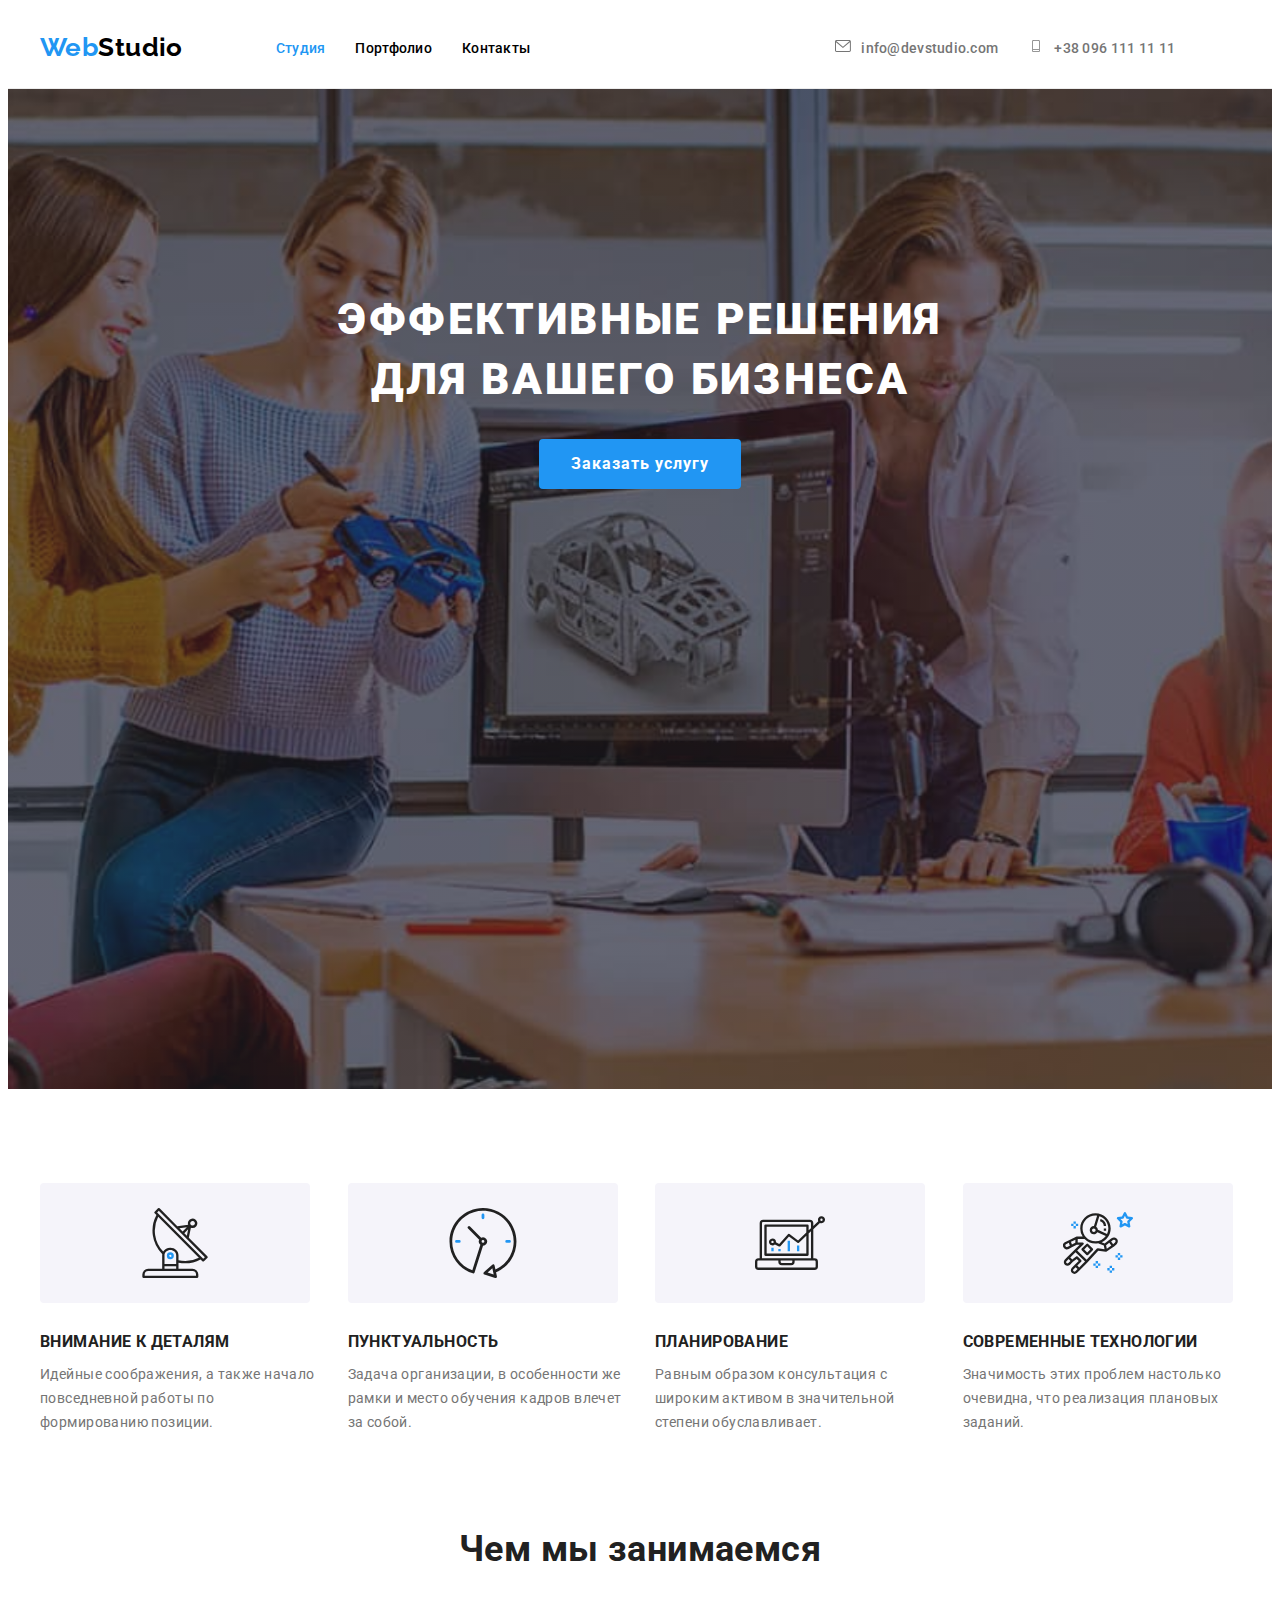
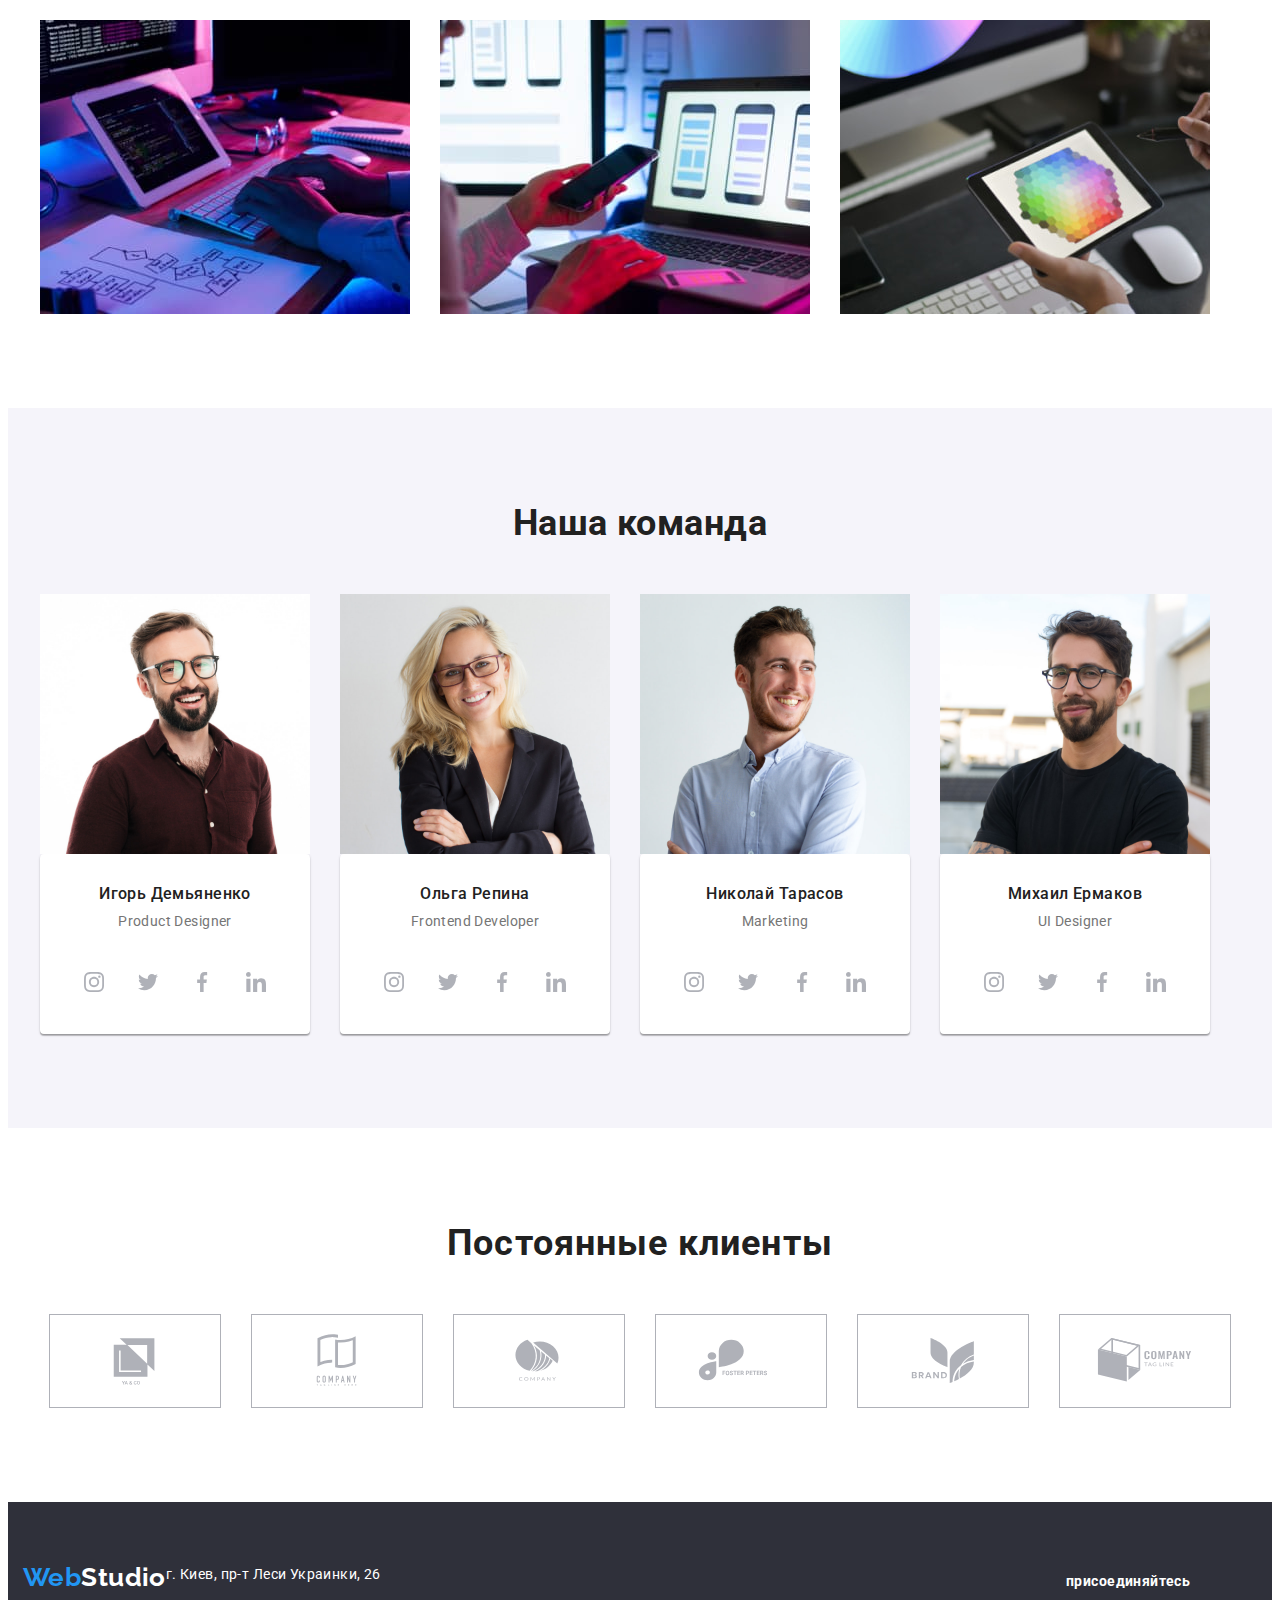
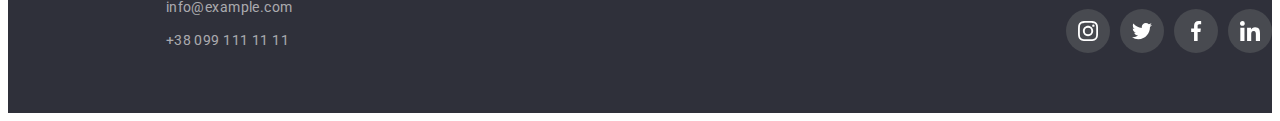
<file: index.html>
<!DOCTYPE html>
<html lang="ru">
  <head>
    <meta charset="UTF-8" />
    <meta http-equiv="X-UA-Compatible" content="IE=edge" />
    <meta name="viewport" content="width=device-width, initial-scale=1.0" />
    <title>webstudio</title>
    <link rel="preconnect" href="https://fonts.googleapis.com" />
    <link rel="preconnect" href="https://fonts.gstatic.com" crossorigin />
    <link
      href="https://fonts.googleapis.com/css2?family=Raleway:wght@700&family=Roboto:wght@400;500;700;900&display=swap"
      rel="stylesheet"
    />
    <link
      rel="stylesheet"
      href="https://cdnjs.cloudflare.com/ajax/libs/modern-normalize/1.1.0/modern-normalize.min.css"
      integrity="sha512-wpPYUAdjBVSE4KJnH1VR1HeZfpl1ub8YT/NKx4PuQ5NmX2tKuGu6U/JRp5y+Y8XG2tV+wKQpNHVUX03MfMFn9Q=="
      crossorigin="anonymous"
      referrerpolicy="no-referrer"
    />
    <link rel="stylesheet" href="./css/styles.css" />
  </head>
  <body>
    <!-- Header-section -->
    <header class="header">
      <div class="header-container container">
        <a href="./index.html" class="header-logo link"> Web<span>Studio</span> </a>
        <nav class="header-nav">
          <ul class="header-list list">
            <li class="header-item">
              <a href="./index.html" class="header-link header-link-current">Студия</a>
            </li>
            <li class="header-item">
              <a href="./portfolio.html" class="header-link">Портфолио</a>
            </li>
            <li class="header-item">
              <a href="" class="header-link">Контакты</a>
            </li>
          </ul>
        </nav>
        <ul class="contact-items list">
          <li>
            <a class="contact-item header-link link" href="mailto:info@devstudio.com">
              <svg class="contact-icon" width="16" height="12">
                <use href="./images/icons.svg#mail"></use>
              </svg>
              info@devstudio.com</a
            >
          </li>
          <li>
            <a class="contact-item header-link link" href="tel:+380961111111">
              <svg class="contact-icon" width="16" height="12">
                <use href="./images/icons.svg#tell"></use>
              </svg>
              +38 096 111 11 11</a
            >
          </li>
        </ul>
      </div>
    </header>
    <!-- Main section -->
    <main>
      <!-- Hero-section -->
      <section class="overlay section hero">
        <div class="container">
          <h1 class="hero-main uppertitle">Эффективные решения для вашего бизнеса</h1>
          <button class="hero-btn" type="button">Заказать услугу</button>
        </div>
      </section>
      <!-- About-section -->
      <section class="section about">
        <div class="about-container container">
          <h2 class="visually-hidden">Особенности</h2>
          <ul class="card-set about-items list">
            <li class="about-item">
              <div class="about-pictures">
                <svg width="70" height="70">
                  <use href="./images/icons.svg#antenna"></use>
                </svg>
              </div>
              <h3 class="about-article">Внимание к деталям</h3>
              <p class="about-paragraph">
                Идейные соображения, а также начало повседневной работы по формированию позиции.
              </p>
            </li>
            <li class="about-item">
              <div class="about-pictures">
                <svg width="70" height="70">
                  <use href="./images/icons.svg#clock"></use>
                </svg>
              </div>
              <h3 class="about-article">Пунктуальность</h3>
              <p class="about-paragraph">
                Задача организации, в особенности же рамки и место обучения кадров влечет за собой.
              </p>
            </li>
            <li class="about-item">
              <div class="about-pictures">
                <svg width="70" height="70">
                  <use href="./images/icons.svg#diagram"></use>
                </svg>
              </div>
              <h3 class="about-article">Планирование</h3>
              <p class="about-paragraph">
                Равным образом консультация с широким активом в значительной степени обуславливает.
              </p>
            </li>
            <li class="about-item">
              <div class="about-pictures">
                <svg width="70" height="70">
                  <use href="./images/icons.svg#astronaut"></use>
                </svg>
              </div>
              <h3 class="about-article">Современные технологии</h3>
              <p class="about-paragraph">
                Значимость этих проблем настолько очевидна, что реализация плановых заданий.
              </p>
            </li>
          </ul>
        </div>
      </section>
      <!-- Work section -->
      <section class="section work">
        <div class="container">
          <h2 class="work-main">Чем мы занимаемся</h2>
          <ul class="card-set work-items list">
            <li class="card-set-item work-item">
              <img
                src="./images/portfolio/box-1.jpg"
                alt="мультиплатформенность"
                class="portfolio-img"
                width="370"
                height="294"
              />
            </li>
            <li class="card-set-item work-item">
              <img
                src="./images/portfolio/box-2.jpg"
                alt="оперативность"
                class="portfolio-img"
                width="370"
                height="294"
              />
            </li>
            <li class="card-set-item work-item">
              <img
                src="./images/portfolio/box-3.jpg"
                alt="технологии будуйщего"
                class="portfolio-img"
                width="370"
                height="294"
              />
            </li>
          </ul>
        </div>
      </section>
      <!-- Team section -->
      <section class="section team">
        <div class="container">
          <h2 class="work-main">Наша команда</h2>
          <ul class="card-set team-items list">
            <li class="card-set-item team-item">
              <img
                src="./images/team/team-1.jpg"
                alt="Игорь Демьяненко"
                class="team-crew"
                width="270"
                height="260"
              />
              <div class="team-list">
                <h3 class="team-name">Игорь Демьяненко</h3>
                <p class="team-job" lang="en">Product Designer</p>
                <ul class="socials list">
                  <li class="social-item">
                    <a
                      href=""
                      class="social-link link"
                      target="_blank"
                      rel="noopener noreferrer"
                      aria-label="instagram"
                    >
                      <svg class="social-icon" width="20" height="20">
                        <use href="./images/icons.svg#instagram"></use>
                      </svg>
                    </a>
                  </li>
                  <li class="social-item">
                    <a
                      href=""
                      class="social-link link"
                      target="_blank"
                      rel="noopener noreferrer"
                      aria-label="twitter"
                    >
                      <svg class="social-icon" width="20" height="20">
                        <use href="./images/icons.svg#twitter"></use>
                      </svg>
                    </a>
                  </li>
                  <li class="social-item">
                    <a
                      href=""
                      class="social-link link"
                      target="_blank"
                      rel="noopener noreferrer"
                      aria-label="facebook"
                    >
                      <svg class="social-icon" width="20" height="20">
                        <use href="./images/icons.svg#facebook"></use>
                      </svg>
                    </a>
                  </li>
                  <li class="social-item">
                    <a
                      href=""
                      class="social-link link"
                      target="_blank"
                      rel="noopener noreferrer"
                      aria-label="linkedin"
                    >
                      <svg class="social-icon" width="20" height="20">
                        <use href="./images/icons.svg#linkedin"></use>
                      </svg>
                    </a>
                  </li>
                </ul>
              </div>
            </li>
            <li class="card-set-item team-item">
              <img
                src="./images/team/team-2.jpg"
                alt="Ольга Репина"
                class="taem-crew"
                width="270"
                height="260"
              />
              <div class="team-list">
                <h3 class="team-name">Ольга Репина</h3>
                <p class="team-job" lang="en">Frontend Developer</p>
                <ul class="socials list">
                  <li class="social-item">
                    <a
                      href=""
                      class="social-link link"
                      target="_blank"
                      rel="noopener noreferrer"
                      aria-label="instagram"
                    >
                      <svg class="social-icon" width="20" height="20">
                        <use href="./images/icons.svg#instagram"></use>
                      </svg>
                    </a>
                  </li>
                  <li class="social-item">
                    <a
                      href=""
                      class="social-link link"
                      target="_blank"
                      rel="noopener noreferrer"
                      aria-label="twitter"
                    >
                      <svg class="social-icon" width="20" height="20">
                        <use href="./images/icons.svg#twitter"></use>
                      </svg>
                    </a>
                  </li>
                  <li class="social-item">
                    <a
                      href=""
                      class="social-link link"
                      target="_blank"
                      rel="noopener noreferrer"
                      aria-label="facebook"
                    >
                      <svg class="social-icon" width="20" height="20">
                        <use href="./images/icons.svg#facebook"></use>
                      </svg>
                    </a>
                  </li>
                  <li class="social-item">
                    <a
                      href=""
                      class="social-link link"
                      target="_blank"
                      rel="noopener noreferrer"
                      aria-label="linkedin"
                    >
                      <svg class="social-icon" width="20" height="20">
                        <use href="./images/icons.svg#linkedin"></use>
                      </svg>
                    </a>
                  </li>
                </ul>
              </div>
            </li>
            <li class="card-set-item team-item">
              <img
                src="./images/team/team-3.jpg"
                alt="Николай Тарасов"
                class="team-crew"
                width="270"
                height="260"
              />
              <div class="team-list">
                <h3 class="team-name">Николай Тарасов</h3>
                <p class="team-job" lang="en">Marketing</p>
                <ul class="socials list">
                  <li class="social-item">
                    <a
                      href=""
                      class="social-link link"
                      target="_blank"
                      rel="noopener noreferrer"
                      aria-label="instagram"
                    >
                      <svg class="social-icon" width="20" height="20">
                        <use href="./images/icons.svg#instagram"></use>
                      </svg>
                    </a>
                  </li>
                  <li class="social-item">
                    <a
                      href=""
                      class="social-link link"
                      target="_blank"
                      rel="noopener noreferrer"
                      aria-label="twitter"
                    >
                      <svg class="social-icon" width="20" height="20">
                        <use href="./images/icons.svg#twitter"></use>
                      </svg>
                    </a>
                  </li>
                  <li class="social-item">
                    <a
                      href=""
                      class="social-link link"
                      target="_blank"
                      rel="noopener noreferrer"
                      aria-label="facebook"
                    >
                      <svg class="social-icon" width="20" height="20">
                        <use href="./images/icons.svg#facebook"></use>
                      </svg>
                    </a>
                  </li>
                  <li class="social-item">
                    <a
                      href=""
                      class="social-link link"
                      target="_blank"
                      rel="noopener noreferrer"
                      aria-label="linkedin"
                    >
                      <svg class="social-icon" width="20" height="20">
                        <use href="./images/icons.svg#linkedin"></use>
                      </svg>
                    </a>
                  </li>
                </ul>
              </div>
            </li>
            <li class="card-set-item team-item">
              <img
                src="./images/team/team-4.jpg"
                alt="Михаил Ермаков"
                class="team-crew"
                width="270"
                height="260"
              />
              <div class="team-list">
                <h3 class="team-name">Михаил Ермаков</h3>
                <p class="team-job" lang="en">UI Designer</p>
                <ul class="socials list">
                  <li class="social-item">
                    <a
                      href=""
                      class="social-link link"
                      target="_blank"
                      rel="noopener noreferrer"
                      aria-label="instagram"
                    >
                      <svg class="social-icon" width="20" height="20">
                        <use href="./images/icons.svg#instagram"></use>
                      </svg>
                    </a>
                  </li>
                  <li class="social-item">
                    <a
                      href=""
                      class="social-link link"
                      target="_blank"
                      rel="noopener noreferrer"
                      aria-label="twitter"
                    >
                      <svg class="social-icon" width="20" height="20">
                        <use href="./images/icons.svg#twitter"></use>
                      </svg>
                    </a>
                  </li>
                  <li class="social-item">
                    <a
                      href=""
                      class="social-link link"
                      target="_blank"
                      rel="noopener noreferrer"
                      aria-label="facebook"
                    >
                      <svg class="social-icon" width="20" height="20">
                        <use href="./images/icons.svg#facebook"></use>
                      </svg>
                    </a>
                  </li>
                  <li class="social-item">
                    <a
                      href=""
                      class="social-link link"
                      target="_blank"
                      rel="noopener noreferrer"
                      aria-label="linkedin"
                    >
                      <svg class="social-icon" width="20" height="20">
                        <use href="./images/icons.svg#linkedin"></use>
                      </svg>
                    </a>
                  </li>
                </ul>
              </div>
            </li>
          </ul>
        </div>
      </section>
      <!-- Company section -->
      <section class="section company">
        <div class="container">
          <p class="company-title">Постоянные клиенты</p>
          <ul class="company list">
            <li class="company-item">
              <a href="" class="company-link link">
                <svg class="company-icon" width="106" height="60">
                  <use href="./images/icons.svg#logo1"></use>
                </svg>
              </a>
            </li>
            <li class="company-item">
              <a href="" class="company-link link">
                <svg class="company-icon" width="106" height="60">
                  <use href="./images/icons.svg#logo2"></use>
                </svg>
              </a>
            </li>
            <li class="company-item">
              <a href="" class="company-link link">
                <svg class="company-icon" width="106" height="60">
                  <use href="./images/icons.svg#logo3"></use>
                </svg>
              </a>
            </li>
            <li class="company-item">
              <a href="" class="company-link link">
                <svg class="company-icon" width="106" height="60">
                  <use href="./images/icons.svg#logo4"></use>
                </svg>
              </a>
            </li>
            <li class="company-item">
              <a href="" class="company-link link">
                <svg class="company-icon" width="106" height="60">
                  <use href="./images/icons.svg#logo5"></use>
                </svg>
              </a>
            </li>
            <li class="company-item">
              <a href="" class="company-link link">
                <svg class="company-icon" width="106" height="60">
                  <use href="./images/icons.svg#logo6"></use>
                </svg>
              </a>
            </li>
          </ul>
        </div>
      </section>
    </main>
    <footer>
      <!-- Подвал сайта -->
      <section class="footer">
        <div class="footer-container container">
          <a href="./index.html" class="footer-logo link"
            >Web<span class="footer-studio">Studio</span></a
          >
          <address class="address font-style">
            <ul class="address-items list link">
              <li>
                <a
                  class="address-item link"
                  href="https://goo.gl/maps/E4zWbS13TzauhVLn6"
                  target="_blank"
                  rel="noopener nofollow noreferrer"
                  >г. Киев, пр-т Леси Украинки, 26</a
                >
              </li>
              <li>
                <a class="contacts address-item link" href="mailto:info@example.com"
                  >info@example.com</a
                >
              </li>
              <li>
                <a class="contacts address-item link" href="tell:+380991111111"
                  >+38 099 111 11 11</a
                >
              </li>
            </ul>
          </address>
        </div>
        <div class="join-us">
          <p class="contactus-title">присоединяйтесь</p>
          <ul class="contactus list">
            <li class="contactus-item">
              <a href="" class="contactus-link link">
                <svg class="icon" width="20" height="20">
                  <use href="./images/icons.svg#instagram"></use>
                </svg>
              </a>
            </li>
            <li class="contactus-item">
              <a href="" class="contactus-link link">
                <svg class="icon" width="20" height="20">
                  <use href="./images/icons.svg#twitter"></use>
                </svg>
              </a>
            </li>
            <li class="contactus-item">
              <a href="" class="contactus-link link">
                <svg class="icon" width="20" height="20">
                  <use href="./images/icons.svg#facebook"></use>
                </svg>
              </a>
            </li>
            <li class="contactus-item">
              <a href="" class="contactus-link link">
                <svg class="icon" width="20" height="20">
                  <use href="./images/icons.svg#linkedin"></use>
                </svg>
              </a>
            </li>
          </ul>
        </div>
      </section>
    </footer>
  </body>
</html>
</file>
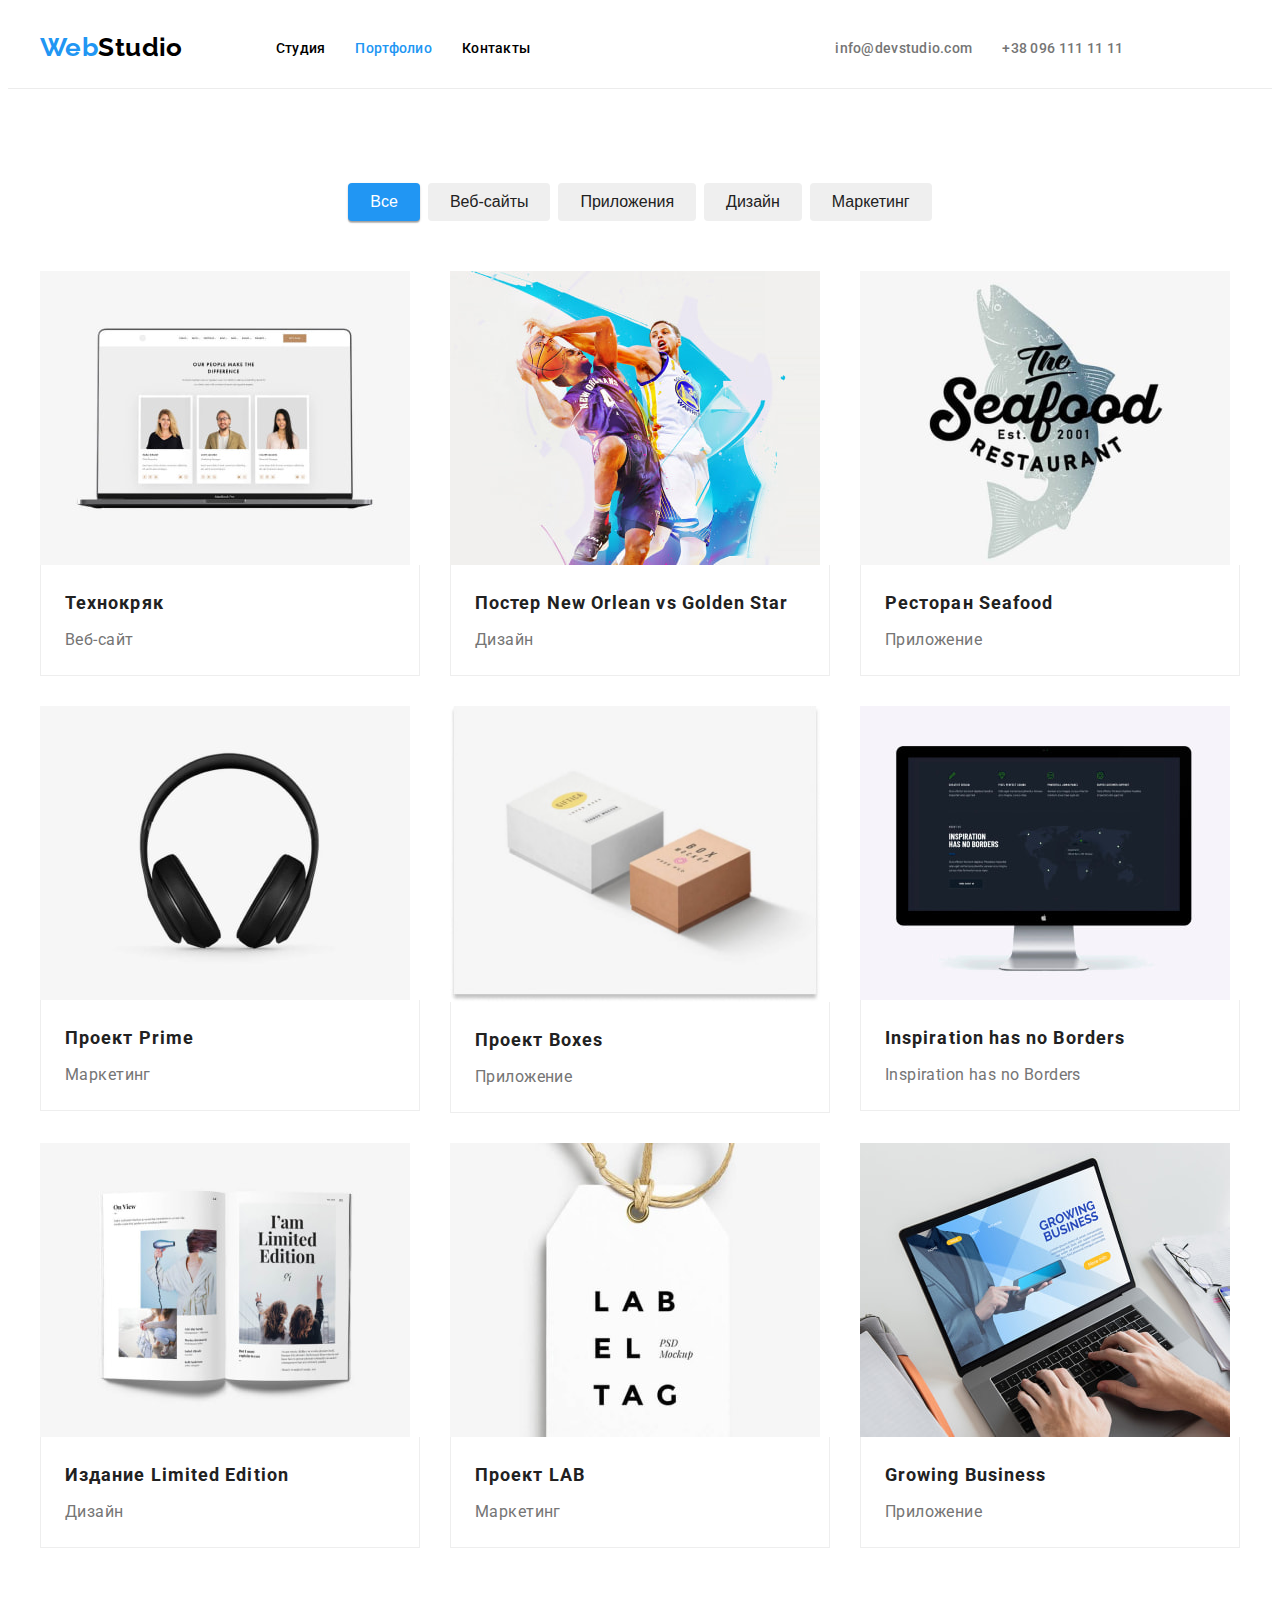
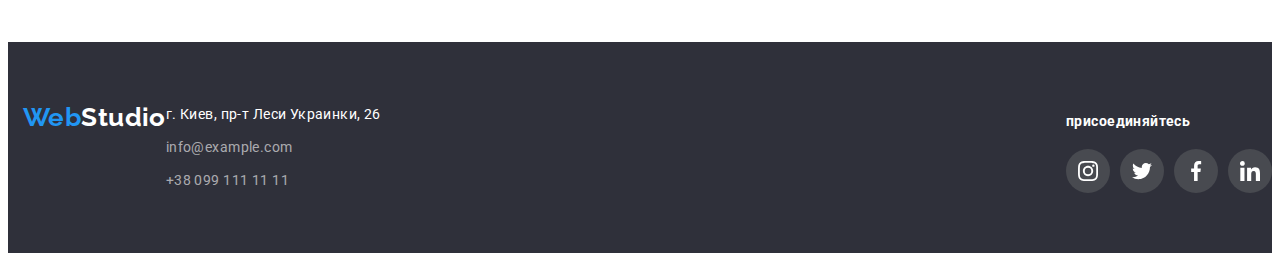
<file: portfolio.html>
<!DOCTYPE html>
<html lang="ru">
  <head>
    <meta charset="UTF-8" />
    <meta http-equiv="X-UA-Compatible" content="IE=edge" />
    <meta name="viewport" content="width=device-width, initial-scale=1.0" />
    <title>portfolio</title>
    <link rel="preconnect" href="https://fonts.googleapis.com" />
    <link rel="preconnect" href="https://fonts.gstatic.com" crossorigin />
    <link
      href="https://fonts.googleapis.com/css2?family=Raleway:wght@700&family=Roboto:wght@400;500;700;900&display=swap"
      rel="stylesheet"
    />
    <link
      rel="stylesheet"
      href="https://cdnjs.cloudflare.com/ajax/libs/modern-normalize/1.1.0/modern-normalize.min.css"
      integrity="sha512-wpPYUAdjBVSE4KJnH1VR1HeZfpl1ub8YT/NKx4PuQ5NmX2tKuGu6U/JRp5y+Y8XG2tV+wKQpNHVUX03MfMFn9Q=="
      crossorigin="anonymous"
      referrerpolicy="no-referrer"
    />
    <link rel="stylesheet" href="./css/styles.css" />
  </head>
  <body>
    <!-- Header-section -->
    <header class="header">
      <div class="header-container container">
        <a href="./index.html" class="header-logo link"> Web<span>Studio</span> </a>
        <nav class="header-nav">
          <ul class="header-list list">
            <li class="header-item">
              <a href="./index.html" class="header-link">Студия</a>
            </li>
            <li class="header-item">
              <a href="./portfolio.html" class="header-link-current header-link">Портфолио</a>
            </li>
            <li class="header-item">
              <a href="" class="header-link">Контакты</a>
            </li>
          </ul>
        </nav>
        <ul class="contact-items list">
          <li>
            <a class="contact-item header-link link" href="mailto:info@devstudio.com"
              >info@devstudio.com</a
            >
          </li>
          <li>
            <a class="contact-item header-link link" href="tel:+380961111111">+38 096 111 11 11</a>
          </li>
        </ul>
      </div>
    </header>
    <!-- Main section -->
    <main>
      <section class="portfolio-section section">
        <div class="container">
          <h1 class="visually-hidden">Портфолио</h1>
          <ul class="btn-items list">
            <li>
              <button
                type="button"
                class="btn-portfolio btn-portfolio-dark btn-portfolio-dark-current"
              >
                Все
              </button>
            </li>
            <li>
              <button type="button" class="btn-portfolio btn-portfolio-dark">Веб-сайты</button>
            </li>
            <li>
              <button type="button" class="btn-portfolio btn-portfolio-dark">Приложения</button>
            </li>
            <li><button type="button" class="btn-portfolio btn-portfolio-dark">Дизайн</button></li>
            <li>
              <button type="button" class="btn-portfolio btn-portfolio-dark">Маркетинг</button>
            </li>
          </ul>
          <ul class="card-set list">
            <li class="portfolio-item">
              <a href="#" class="link">
                <img src="./images-portfolio/project-1.jpg" alt="1" width="370" height="294" />
                <div class="wrapper">
                  <h2 class="name-sites">Технокряк</h2>
                  <p class="about-sites">Веб-сайт</p>
                </div>
              </a>
            </li>
            <li class="portfolio-item">
              <a href="#" class="link">
                <img src="./images-portfolio/project-2.jpg" alt="2" width="370" height="294" />
                <div class="wrapper">
                  <h2 class="name-sites">Постер New Orlean vs Golden Star</h2>
                  <p class="about-sites">Дизайн</p>
                </div>
              </a>
            </li>
            <li class="portfolio-item">
              <a href="#" class="link">
                <img src="./images-portfolio/project-3.jpg" alt="3" width="370" height="294" />
                <div class="wrapper">
                  <h2 class="name-sites">Ресторан Seafood</h2>
                  <p class="about-sites">Приложение</p>
                </div>
              </a>
            </li>
            <li class="portfolio-item">
              <a href="#" class="link">
                <img src="./images-portfolio/project-4.jpg" alt="4" width="370" height="294" />
                <div class="wrapper">
                  <h2 class="name-sites">Проект Prime</h2>
                  <p class="about-sites">Маркетинг</p>
                </div>
              </a>
            </li>
            <li class="portfolio-item">
              <a href="#" class="link">
                <img src="./images-portfolio/project-5.jpg" alt="5" width="370" height="294" />
                <div class="wrapper">
                  <h2 class="name-sites">Проект Boxes</h2>
                  <p class="about-sites">Приложение</p>
                </div>
              </a>
            </li>
            <li class="portfolio-item">
              <a href="#" class="link">
                <img src="./images-portfolio/project-6.jpg" alt="6" width="370" height="294" />
                <div class="wrapper">
                  <h2 class="name-sites">Inspiration has no Borders</h2>
                  <p class="about-sites">Inspiration has no Borders</p>
                </div>
              </a>
            </li>
            <li class="portfolio-item">
              <a href="#" class="link">
                <img src="./images-portfolio/project-7.jpg" alt="7" width="370" height="294" />
                <div class="wrapper">
                  <h2 class="name-sites">Издание Limited Edition</h2>
                  <p class="about-sites">Дизайн</p>
                </div>
              </a>
            </li>
            <li class="portfolio-item">
              <a href="#" class="link">
                <img src="./images-portfolio/project-8.jpg" alt="8" width="370" height="294" />
                <div class="wrapper">
                  <h2 class="name-sites">Проект LAB</h2>
                  <p class="about-sites">Маркетинг</p>
                </div>
              </a>
            </li>
            <li class="portfolio-item">
              <a href="#" class="link">
                <img src="./images-portfolio/project-9.jpg" alt="9" width="370" height="294" />
                <div class="wrapper">
                  <h2 class="name-sites">Growing Business</h2>
                  <p class="about-sites">Приложение</p>
                </div>
              </a>
            </li>
          </ul>
        </div>
      </section>
    </main>
    <footer>
      <!-- Подвал сайта -->
      <section class="footer">
        <div class="footer-container container">
          <a href="./index.html" class="footer-logo link">Web<span class="footer-studio">Studio</span></a>
          <address class="address font-style">
            <ul class="address-items list link">
              <li>
                <a class="address-item link" href="https://goo.gl/maps/E4zWbS13TzauhVLn6" target="_blank"
                  rel="noopener nofollow noreferrer">г. Киев, пр-т Леси Украинки, 26</a>
              </li>
              <li>
                <a class="contacts address-item link" href="mailto:info@example.com">info@example.com</a>
              </li>
              <li>
                <a class="contacts address-item link" href="tell:+380991111111">+38 099 111 11 11</a>
              </li>
            </ul>
          </address>
        </div>
        <div class="join-us">
          <p class="contactus-title">присоединяйтесь</p>
          <ul class="contactus list">
            <li class="contactus-item">
              <a href="" class="contactus-link link">
                <svg class="icon" width="20" height="20">
                  <use href="./images/icons.svg#instagram"></use>
                </svg>
              </a>
            </li>
            <li class="contactus-item">
              <a href="" class="contactus-link link">
                <svg class="icon" width="20" height="20">
                  <use href="./images/icons.svg#twitter"></use>
                </svg>
              </a>
            </li>
            <li class="contactus-item">
              <a href="" class="contactus-link link">
                <svg class="icon" width="20" height="20">
                  <use href="./images/icons.svg#facebook"></use>
                </svg>
              </a>
            </li>
            <li class="contactus-item">
              <a href="" class="contactus-link link">
                <svg class="icon" width="20" height="20">
                  <use href="./images/icons.svg#linkedin"></use>
                </svg>
              </a>
            </li>
          </ul>
        </div>
      </section>
    </footer>
  </body>
</html>
</file>
<file: css/styles.css>
:root {
  /* Fonts */
  --main-font: 'Roboto', sans-serif;
  --secondary-font: 'Raleway', sans-serif;

  /* Text colors */
  --main-txt-cl: #212121;
  --accent-txt-cl: #2196f3;
  --white-cl: #ffffff;
  --grey-cl: #757575;
  --black-cl: #000000;
  --btn-focus-cl: #1a81bd;
  --contact-cl: rgba(255, 255, 255, 0.6);
  --color-wrapper: #eeeeee;
  /* background-color */
  --dark-bg-cl: #2f303a;
  /* others */
  --indent: 30px;
  --items: 3;
}

/* !!!global values!!! */
body {
  font-family: var(--main-font);
  color: var(--main-txt-cl);
  font-size: 14px;
  line-height: 1.5;
  letter-spacing: 0.03em;
  background-color: var(--white-cl);
}
span {
  color: var(--black-cl);
}
/* reset styles */
.visually-hidden {
  position: absolute;
  width: 1px;
  height: 1px;
  margin: -1px;
  border: 0;
  padding: 0;

  white-space: nowrap;
  clip-path: inset(100%);
  clip: rect(0 0 0 0);
  overflow: hidden;
}
ul,
li {
  margin: 0;
  padding: 0;
}

h1,
h2,
h3,
h4,
h5,
h6,
p {
  margin: 0;
  padding: 0;
}
img {
  max-width: 100%;
  display: block;
  height: auto;
}
.link {
  text-decoration: none;
  color: currentColor;
}
.list {
  list-style: none;
}
.font-style {
  font-style: normal;
}

/* !!!!!!!!!!card set!!!!!! */
.card-set {
  display: flex;
  flex-wrap: wrap;
  gap: var(--indent);
}
/* .card-set-item {
  
} */
/* !!!!!!!!!!base style!!!! */
.section {
  padding-top: 94px;
  padding-bottom: 94px;
}
.container {
  width: 1200px;
  padding-right: 15px;
  padding-left: 15px;
  margin-right: auto;
  margin-left: auto;
}
.uppertitle {
  font-family: var(--main-font);
  font-weight: 900;
  font-size: 44px;
  line-height: calc(60 / 44);
  letter-spacing: 0.06em;
  text-transform: uppercase;
  color: var(--white-cl);
}
.hero-btn {
  font-family: inherit;
  font-weight: 700;
  font-size: 16px;
  line-height: calc(30 / 16);
  letter-spacing: 0.06em;
  color: var(--white-cl);
  background-color: var(--accent-txt-cl);
  cursor: pointer;
  padding: 10px 32px;
  border: none;
  border-radius: 4px;
}
.hero-btn:hover,
.hero-btn:focus {
  color: var(--white-cl);
  background-color: var(--btn-focus-cl);
}

/* 
!!!!!!!!!!!!!!!!!!!!!!!!!!!!
!!!!!!Header section!!!!!!!! 
!!!!!!!!!!!!!!!!!!!!!!!!!!!!
*/
.header {
  background-color: var(--white-cl);
  border-bottom: 1px solid rgba(236, 236, 236, 1);
}
.header-logo {
  padding-bottom: 25px;
  padding-top: 24px;
  margin-right: 93px;
  font-family: var(--secondary-font);
  font-weight: 700;
  font-size: 26px;
  line-height: calc(31 / 26);
  color: var(--accent-txt-cl);
}
.header-container {
  display: flex;
  align-items: center;
}
.header-list,
.contact-items {
  display: flex;
  gap: 30px;
}

.contact-item {
  display: flex;
  gap: 10px;
  fill:#757575
}

.contact-item:hover,
.contact-item:focus {
  fill:#2196f3;
}

.header-item {
  display: block;
}

.header-nav {
  margin-right: 305px;
}

.header-link {
  padding-bottom: 32px;
  padding-top: 32px;
  font-weight: 500;
  line-height: calc(16 / 14);
  letter-spacing: 0.02em;
  color: var(--black-cl);
  text-decoration: none;
}
.header-link:hover,
.header-link:focus,
.header-phone:hover,
.header-phone:focus {
  color: var(--accent-txt-cl);
}
.header-link-current {
  color: var(--accent-txt-cl);
}
.contact-item {
  gap: 10px;
  color: var(--grey-cl);
  text-decoration: none;
}
.contact-item:hover,
.contact-item:focus {
  color: var(--accent-txt-cl);
}

/* 
!!!!!!!!!!!!!!!!!!!!!!!!!!!!
!!!!!!Hero section!!!!!!!!!! 
!!!!!!!!!!!!!!!!!!!!!!!!!!!!
*/
.hero {
  padding: 200px 0;
  text-align: center;
  background-color: #2f303a;
}
.hero-main {
  margin-bottom: 30px;
  width: 696px;
  margin-left: auto;
  margin-right: auto;
}
.overlay {
  max-width: 1600px;
  height: 600px;
  background-image: linear-gradient(to left top, rgba(47, 48, 58, 0.4), rgba(47, 48, 58, 0.4)),
    url(../images/hero/hero-bg.jpg);
  background-repeat: no-repeat;
  background-position: center;
  background-size: cover;
  margin-left: auto;
  margin-right: auto;
}
/* 
!!!!!!!!!!!!!!!!!!!!!!!!!!!!
!!!!!!About section!!!!!!
!!!!!!!!!!!!!!!!!!!!!!!!!!!!
*/
.about {
  background-color: var(--light-bg-cl);
}
.about-container {
  display: flex;
}
.about-items {
  display: flex;
  flex-wrap: wrap;
  gap: 30px;
}

.about-item {
  flex-basis: calc((100% - 3 * 30px) / 4);
}

.about-article {
  margin-bottom: 10px;
  font-weight: 700;
  line-height: calc(16 / 14);
  text-transform: uppercase;
}
.about-paragraph {
  line-height: calc(24 / 14);
  color: var(--grey-cl);
}
.about-pictures {
  display: flex;
  align-items: center;
  justify-content: center;
  width: 270px;
  height: 120px;
  background-color: #f5f4fa;
  border-radius: 4px;
  margin-bottom: 30px;
}
/* 
!!!!!!!!!!!!!!!!!!!!!!!!!!!!
!!!!!!Work section!!!!! 
!!!!!!!!!!!!!!!!!!!!!!!!!!!!
*/
.work {
  background-color: var(--white-cl);
  padding-top: 0;
}

.work-main {
  text-align: center;
  margin-bottom: 50px;
  font-weight: 700;
  font-size: 36px;
  line-height: calc(42 / 36);
  margin-left: auto;
  margin-right: auto;
}

/* 
!!!!!!!!!!!!!!!!!!!!!!!!!!!!
!!!!!!Team section!!!!!!!!!! 
!!!!!!!!!!!!!!!!!!!!!!!!!!!!
*/
.team {
  background-color: #f5f4fa;
}

.team-name {
  font-weight: 500;
  line-height: calc(19 / 16);
  margin-bottom: 10px;
}

.team-list {
  padding: 30px;
  text-align: center;
  background-color: #fff;
  border-radius: 4px;
  box-shadow: 0px 2px 1px 0px rgba(0, 0, 0, 0.2),
  0px 1px 1px 0px rgba(0, 0, 0, 0.14),
  0px 1px 3px 0px rgba(0, 0, 0, 0.12);
}

.team-job {
  line-height: calc(19 / 16);
  color: var(--grey-cl);
  margin-bottom: 30px;
}

/* company sections */
.company-title {
  font-size: 36px;
  font-family: Roboto;
  font-weight: 700;
  line-height: 42px;
  letter-spacing: 0.03em;
  text-align: center;
  margin-bottom: 50px;
}
.company {
  display: flex;
  align-items: center;
  justify-content: center;
  gap: 30px;
}
.company-link {
  display: flex;
  align-items: center;
  justify-content: center;
  width: 170px;
  height: 92px;
  border: 1px solid #AFB1B8;
}

.company-link:hover,
.company-link:focus{
  border: 1px solid #2196F3;
}

.company-icon {
  fill: #afb1b8;
}

.company-icon:hover,
.company-icon:focus {
  fill: #2196f3;
}
/* 
!!!!!!!!!!!!!!!!!!!!!!!!!!!!
!!!!!!Footer section!!!!!!!!!! 
!!!!!!!!!!!!!!!!!!!!!!!!!!!!
*/
.footer {
  background-color: var(--dark-bg-cl);
  padding-top: 60px;
  padding-bottom: 60px;
  display: flex;
  align-items: baseline;
  justify-content: center;
  gap:70px;
}

.footer-container {
  display:flex;
}

.footer-logo {
  font-family: var(--secondary-font);
  font-weight: 700;
  font-size: 26px;
  line-height: calc(31 / 26);
  color: var(--accent-txt-cl);
  display: inline-block;
  margin-bottom: 20px;
}
.footer-studio {
  color: var(--white-cl);
}
.address {
  line-height: calc(24 / 14);
  color: var(--white-cl);
  text-decoration: none;
}

.address-items {
  display: flex;
  flex-direction: column;
  gap: 9px;
  font-weight: 400;
  line-height: calc(24 / 14);
}

.address-item {
  color: var(--white-cl);
}
.address-item:hover,
.address-item:focus {
  color: var(--accent-txt-cl);
}

.contacts {
  color: var(--contact-cl);
}

/* portfolio page */
.portfolio-section {
  padding-top: 94px;
  padding-bottom: 94px;
}

.btn-items {
  display: flex;
  gap: 8px;
  margin-bottom: 50px;
  justify-content: center;
}

.btn-portfolio {
  font-weight: 500;
  font-size: 16px;
  padding: 6px 22px;
  border: none;
  border-radius: 4px;
  line-height: calc(26 / 16);
}
.btn-portfolio-dark {
  color: var(--main-txt-cl);
}
.btn-portfolio-dark:hover,
.btn-portfolio-dark:focus,
.btn-portfolio-dark-current {
  color: var(--white-cl);
  background-color: var(--accent-txt-cl);
  box-shadow: 0px 2px 1px 0px rgba(0, 0, 0, 0.2),
      0px 1px 1px 0px rgba(0, 0, 0, 0.14),
      0px 1px 3px 0px rgba(0, 0, 0, 0.12);
}

.name-sites {
  font-weight: 700;
  font-size: 18px;
  line-height: calc(36 / 18);
  letter-spacing: 0.06em;
  margin-bottom: 4px;
}
.about-sites {
  font-size: 16px;
  line-height: calc(30 / 16);
  color: #757575;
}
.portfolio-item {
  flex-basis: calc((100% - 2 * 30px) / 3);
}
.portfolio-item:hover {
  box-shadow: 0px 2px 1px 0px rgba(0, 0, 0, 0.2),
      0px 1px 1px 0px rgba(0, 0, 0, 0.14),
      0px 1px 3px 0px rgba(0, 0, 0, 0.12);
}


.wrapper {
  padding: 20px 24px;
  border: 1px solid var(--color-wrapper);
  border-top: none;
}

/* all icons are here */

/* contact-icons */

/* .contact-icon {
fill:#757575;
} 
.contact-icon:hover,
.company-icon:focus {
  fill:#2196f3;
} */

/* socials icons */
.socials {
  display: flex;
  align-items: center;
  justify-content: center;
  gap: 10px;
}

.social-link {
  display: flex;
  align-items: center;
  justify-content: center;
  width: 44px;
  height: 44px;
  fill: #afb1b8;
  background-color: #ffffff;
  border-radius: 50%;
}
.social-link:hover,
.social-link:focus {
  fill: #ffffff;
  background-color: #2196f3;
}
/* contactus section */
.contactus {
  display: flex;
  align-items: center;
  justify-content: center;
  gap: 10px;
}
.contactus-link {
  display: flex;
  align-items: center;
  justify-content: center;
  width: 44px;
  height: 44px;
  border-radius: 50%;
  background-color: #484a50;
  fill: #ffffff;
}
.contactus-link:hover,
.contactus-link:focus {
  fill: #ffffff;
  background-color: #2196f3;
}
.contactus-title {
  font-family: Roboto;
  font-size: 14px;
  font-weight: 700;
  line-height: 16px;
  letter-spacing: 0.03em;
  text-align: left;
  color: #ffffff;
  margin-bottom: 20px;
}

.contactus-container {
  display: flex;
  align-items: baseline;
  justify-content: center;
}
</file>
